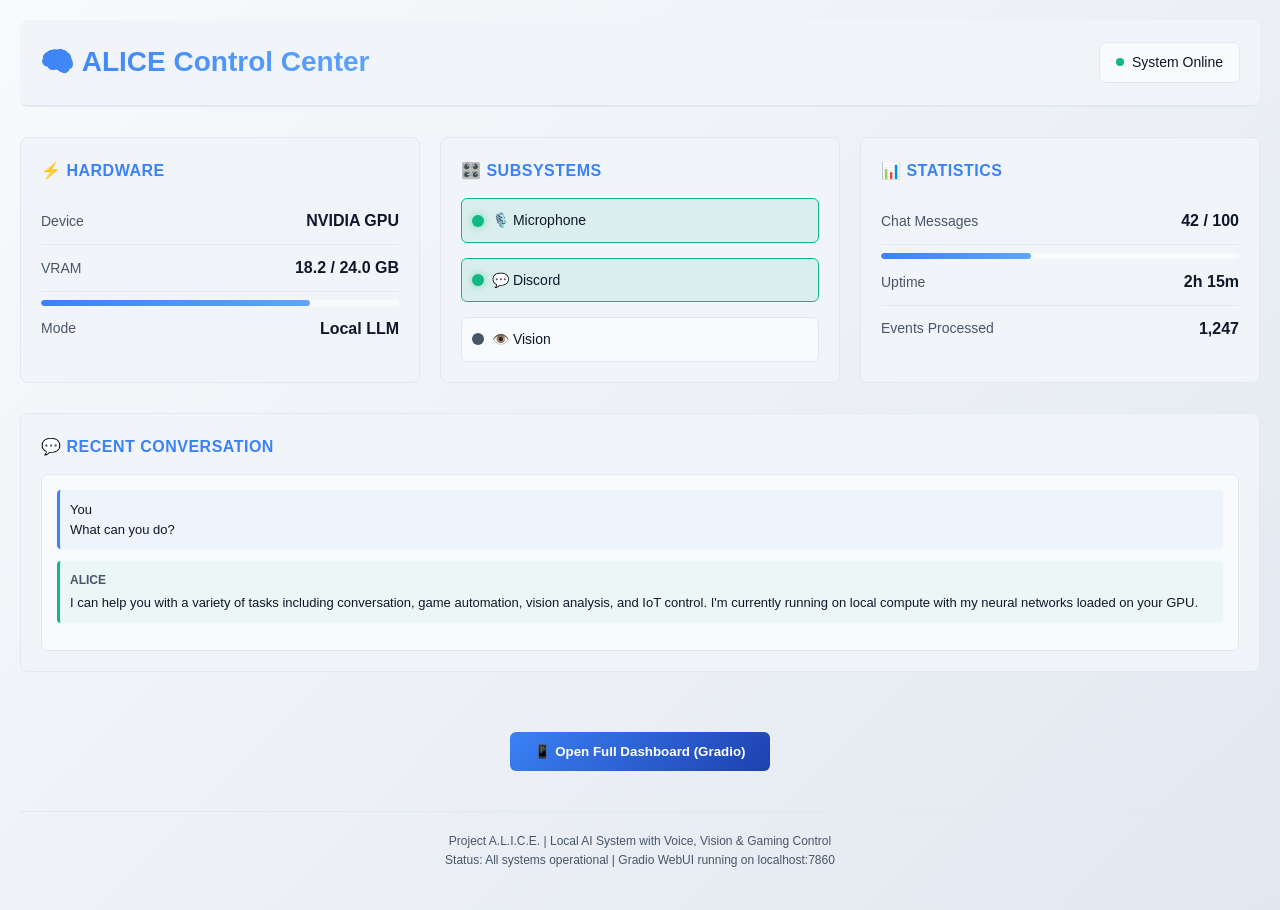
<file: webui/static/index.html>
<!DOCTYPE html>
<html lang="en">
<head>
    <meta charset="UTF-8">
    <meta name="viewport" content="width=device-width, initial-scale=1.0">
    <title>ALICE Control Center</title>
    <style>
        * {
            margin: 0;
            padding: 0;
            box-sizing: border-box;
        }

        :root {
            --primary: #3b82f6;
            --primary-dark: #1e40af;
            --bg-dark: #0f172a;
            --bg-light: #1e293b;
            --border: #334155;
            --text-primary: #f1f5f9;
            --text-secondary: #cbd5e1;
            --success: #10b981;
            --warning: #f59e0b;
            --error: #ef4444;
        }

        body {
            font-family: -apple-system, BlinkMacSystemFont, 'Segoe UI', Roboto, Oxygen, Ubuntu, Cantarell, sans-serif;
            background: linear-gradient(135deg, var(--bg-dark) 0%, #0c1429 100%);
            color: var(--text-primary);
            line-height: 1.6;
            min-height: 100vh;
        }

        .container {
            max-width: 1400px;
            margin: 0 auto;
            padding: 20px;
        }

        header {
            background: var(--bg-light);
            border-bottom: 2px solid var(--border);
            padding: 20px;
            margin-bottom: 30px;
            border-radius: 8px;
            display: flex;
            justify-content: space-between;
            align-items: center;
        }

        h1 {
            font-size: 28px;
            font-weight: 700;
            background: linear-gradient(135deg, var(--primary) 0%, #60a5fa 100%);
            -webkit-background-clip: text;
            -webkit-text-fill-color: transparent;
        }

        .status-badge {
            display: inline-flex;
            align-items: center;
            gap: 8px;
            padding: 8px 16px;
            background: var(--bg-dark);
            border: 1px solid var(--border);
            border-radius: 6px;
            font-size: 14px;
        }

        .status-dot {
            width: 8px;
            height: 8px;
            border-radius: 50%;
            background: var(--success);
            animation: pulse 2s infinite;
        }

        @keyframes pulse {
            0%, 100% { opacity: 1; }
            50% { opacity: 0.5; }
        }

        .grid {
            display: grid;
            grid-template-columns: repeat(auto-fit, minmax(300px, 1fr));
            gap: 20px;
            margin-bottom: 30px;
        }

        .card {
            background: var(--bg-light);
            border: 1px solid var(--border);
            border-radius: 8px;
            padding: 20px;
            transition: all 0.3s ease;
        }

        .card:hover {
            border-color: var(--primary);
            box-shadow: 0 0 20px rgba(59, 130, 246, 0.1);
        }

        .card h2 {
            font-size: 16px;
            margin-bottom: 15px;
            color: var(--primary);
            text-transform: uppercase;
            letter-spacing: 0.5px;
        }

        .metric {
            display: flex;
            justify-content: space-between;
            align-items: center;
            padding: 10px 0;
            border-bottom: 1px solid var(--border);
        }

        .metric:last-child {
            border-bottom: none;
        }

        .metric-label {
            color: var(--text-secondary);
            font-size: 14px;
        }

        .metric-value {
            font-weight: 600;
            font-size: 16px;
            color: var(--text-primary);
        }

        .control-group {
            display: flex;
            gap: 10px;
            margin-top: 15px;
        }

        .toggle {
            display: flex;
            align-items: center;
            gap: 8px;
            padding: 10px;
            background: var(--bg-dark);
            border: 1px solid var(--border);
            border-radius: 6px;
            cursor: pointer;
            transition: all 0.2s ease;
            font-size: 14px;
            flex: 1;
        }

        .toggle:hover {
            border-color: var(--primary);
            background: rgba(59, 130, 246, 0.05);
        }

        .toggle.active {
            border-color: var(--success);
            background: rgba(16, 185, 129, 0.1);
        }

        .toggle-indicator {
            width: 12px;
            height: 12px;
            border-radius: 50%;
            background: var(--text-secondary);
            transition: all 0.2s ease;
        }

        .toggle.active .toggle-indicator {
            background: var(--success);
            box-shadow: 0 0 8px rgba(16, 185, 129, 0.5);
        }

        .progress-bar {
            width: 100%;
            height: 6px;
            background: var(--bg-dark);
            border-radius: 3px;
            overflow: hidden;
            margin-top: 8px;
        }

        .progress-fill {
            height: 100%;
            background: linear-gradient(90deg, var(--primary), #60a5fa);
            border-radius: 3px;
            transition: width 0.3s ease;
        }

        .chat-preview {
            background: var(--bg-dark);
            border: 1px solid var(--border);
            border-radius: 6px;
            padding: 15px;
            max-height: 300px;
            overflow-y: auto;
            font-size: 13px;
        }

        .message {
            margin-bottom: 12px;
            padding: 10px;
            border-left: 3px solid var(--border);
            border-radius: 4px;
        }

        .message.user {
            border-left-color: var(--primary);
            background: rgba(59, 130, 246, 0.05);
        }

        .message.assistant {
            border-left-color: var(--success);
            background: rgba(16, 185, 129, 0.05);
        }

        .message-role {
            font-weight: 600;
            color: var(--text-secondary);
            font-size: 12px;
            margin-bottom: 4px;
        }

        .message-text {
            color: var(--text-primary);
            line-height: 1.4;
        }

        footer {
            text-align: center;
            padding: 20px;
            color: var(--text-secondary);
            font-size: 12px;
            border-top: 1px solid var(--border);
            margin-top: 40px;
        }

        .link-to-gradio {
            display: inline-block;
            margin-top: 20px;
            padding: 12px 24px;
            background: linear-gradient(135deg, var(--primary), var(--primary-dark));
            color: white;
            border-radius: 6px;
            text-decoration: none;
            font-weight: 600;
            transition: all 0.3s ease;
            border: none;
            cursor: pointer;
        }

        .link-to-gradio:hover {
            transform: translateY(-2px);
            box-shadow: 0 8px 16px rgba(59, 130, 246, 0.3);
        }

        @media (prefers-color-scheme: light) {
            :root {
                --bg-dark: #f8fafc;
                --bg-light: #f1f5f9;
                --border: #e2e8f0;
                --text-primary: #0f172a;
                --text-secondary: #475569;
            }

            body {
                background: linear-gradient(135deg, #f8fafc 0%, #e2e8f0 100%);
            }
        }
    </style>
</head>
<body>
    <div class="container">
        <header>
            <h1>🧠 ALICE Control Center</h1>
            <div class="status-badge">
                <span class="status-dot"></span>
                <span>System Online</span>
            </div>
        </header>

        <div class="grid">
            <!-- Hardware Status Card -->
            <div class="card">
                <h2>⚡ Hardware</h2>
                <div class="metric">
                    <span class="metric-label">Device</span>
                    <span class="metric-value">NVIDIA GPU</span>
                </div>
                <div class="metric">
                    <span class="metric-label">VRAM</span>
                    <span class="metric-value">18.2 / 24.0 GB</span>
                </div>
                <div class="progress-bar">
                    <div class="progress-fill" style="width: 75%"></div>
                </div>
                <div class="metric">
                    <span class="metric-label">Mode</span>
                    <span class="metric-value">Local LLM</span>
                </div>
            </div>

            <!-- Subsystem Status Card -->
            <div class="card">
                <h2>🎛️ Subsystems</h2>
                <div class="control-group">
                    <div class="toggle active">
                        <span class="toggle-indicator"></span>
                        <span>🎙️ Microphone</span>
                    </div>
                </div>
                <div class="control-group">
                    <div class="toggle active">
                        <span class="toggle-indicator"></span>
                        <span>💬 Discord</span>
                    </div>
                </div>
                <div class="control-group">
                    <div class="toggle">
                        <span class="toggle-indicator"></span>
                        <span>👁️ Vision</span>
                    </div>
                </div>
            </div>

            <!-- System Stats Card -->
            <div class="card">
                <h2>📊 Statistics</h2>
                <div class="metric">
                    <span class="metric-label">Chat Messages</span>
                    <span class="metric-value">42 / 100</span>
                </div>
                <div class="progress-bar">
                    <div class="progress-fill" style="width: 42%"></div>
                </div>
                <div class="metric">
                    <span class="metric-label">Uptime</span>
                    <span class="metric-value">2h 15m</span>
                </div>
                <div class="metric">
                    <span class="metric-label">Events Processed</span>
                    <span class="metric-value">1,247</span>
                </div>
            </div>
        </div>

        <!-- Chat Preview -->
        <div class="card" style="grid-column: 1 / -1;">
            <h2>💬 Recent Conversation</h2>
            <div class="chat-preview">
                <div class="message user">
                    <div class="metric-role">You</div>
                    <div class="message-text">What can you do?</div>
                </div>
                <div class="message assistant">
                    <div class="message-role">ALICE</div>
                    <div class="message-text">I can help you with a variety of tasks including conversation, game automation, vision analysis, and IoT control. I'm currently running on local compute with my neural networks loaded on your GPU.</div>
                </div>
            </div>
        </div>

        <!-- Action Buttons -->
        <div style="text-align: center; margin-top: 40px;">
            <button class="link-to-gradio" onclick="window.location.href='http://127.0.0.1:7860'">
                📱 Open Full Dashboard (Gradio)
            </button>
        </div>

        <footer>
            <p>Project A.L.I.C.E. | Local AI System with Voice, Vision & Gaming Control</p>
            <p>Status: All systems operational | Gradio WebUI running on localhost:7860</p>
        </footer>
    </div>

    <script>
        // Toggle button interactivity (demo)
        document.querySelectorAll('.toggle').forEach(btn => {
            btn.addEventListener('click', function() {
                this.classList.toggle('active');
            });
        });

        // Update stats dynamically (placeholder for real WebSocket connection)
        function updateStats() {
            document.querySelectorAll('.metric-value').forEach((el, idx) => {
                if (idx % 3 === 0) {
                    const current = parseInt(el.textContent);
                    const max = parseInt(el.textContent.split('/')[1]);
                    if (max) {
                        el.textContent = Math.min(current + 1, max) + ' / ' + max;
                    }
                }
            });
        }

        // Update every 5 seconds (replace with real WebSocket in production)
        // setInterval(updateStats, 5000);
    </script>
</body>
</html>
</file>
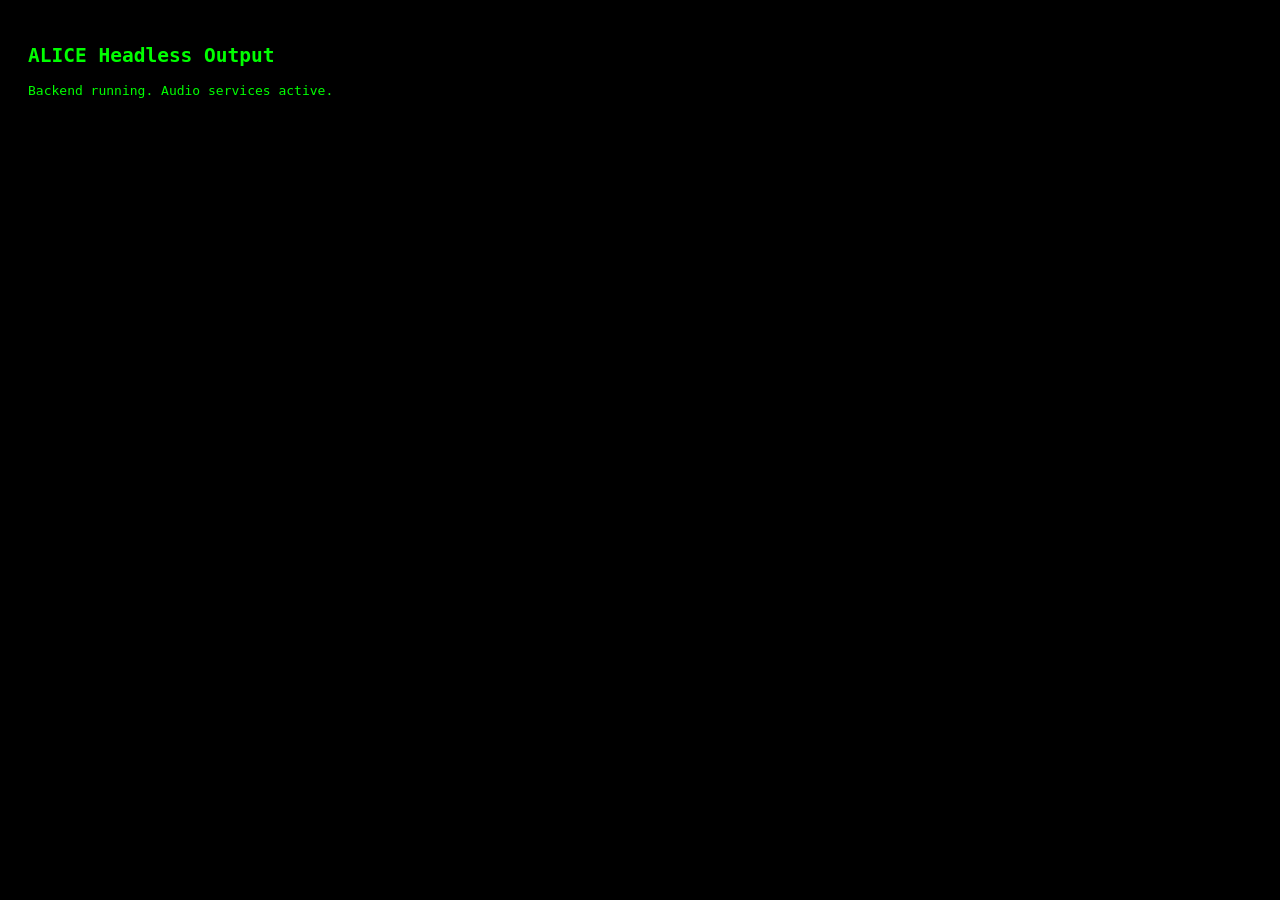
<file: webui/headless.html>
<!DOCTYPE html>
<html lang="en">
<head>
    <meta charset="UTF-8">
    <title>ALICE - Headless Mode</title>
    <style>
        body {
            background-color: #000;
            color: #0f0;
            font-family: monospace;
            padding: 20px;
        }
        #log {
            white-space: pre-wrap;
        }
    </style>
</head>
<body>
    <h2>ALICE Headless Output</h2>
    <div id="log">Backend running. Audio services active.</div>
    <script src="https://cdn.socket.io/4.5.4/socket.io.min.js"></script>
    <script>
        const socket = io();
        const log = document.getElementById('log');
        socket.on('status', (data) => {
            log.innerText += '\n[STATUS] ' + data.msg;
        });
        socket.on('new_message', (data) => {
            log.innerText += `\n[${data.speaker}] ${data.text}`;
        });
    </script>
</body>
</html>
</file>
